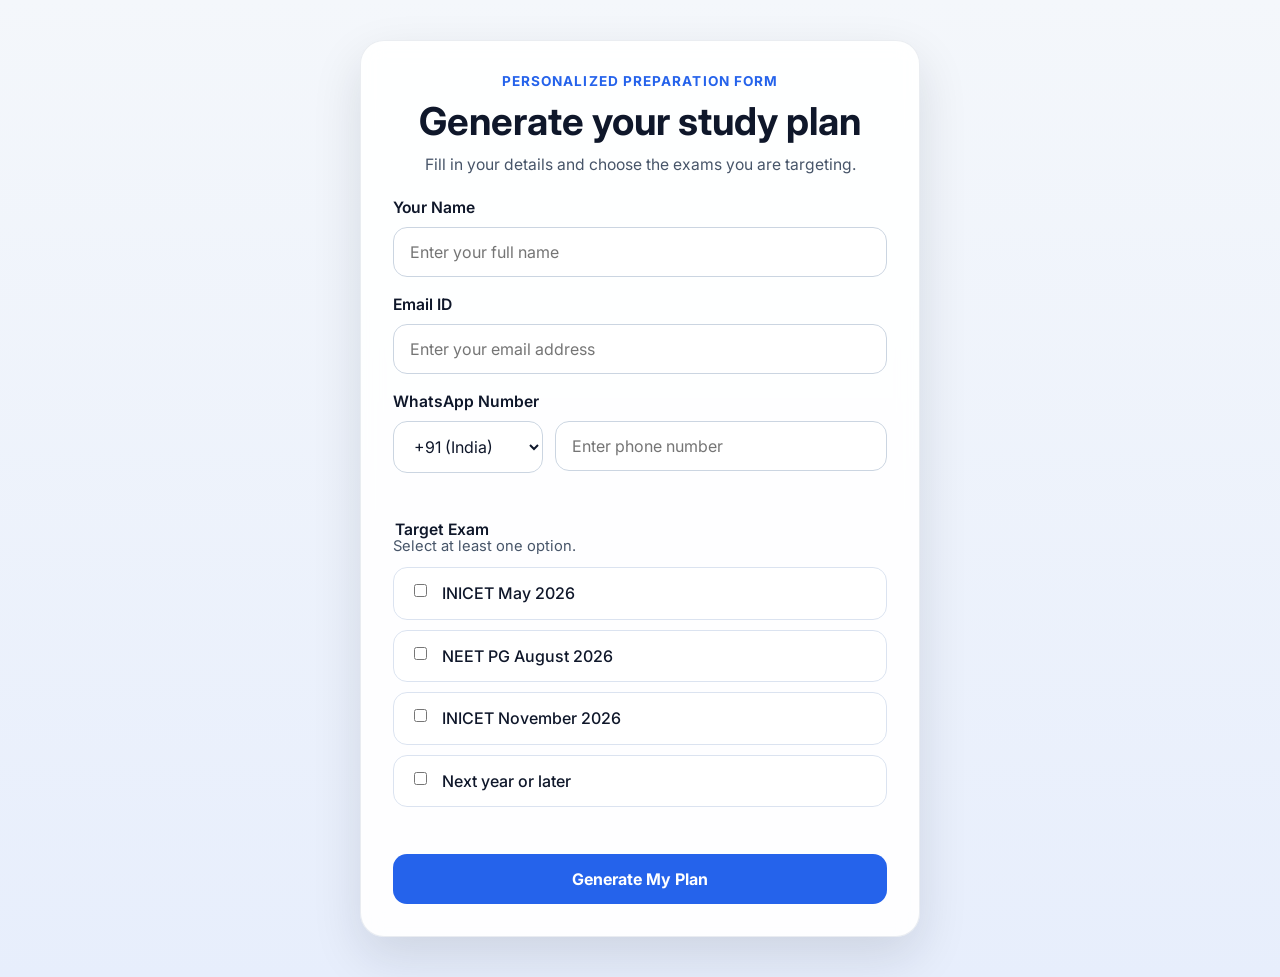
<file: index.html>
<!DOCTYPE html>
<html lang="en">
  <head>
    <meta charset="UTF-8" />
    <meta name="viewport" content="width=device-width, initial-scale=1.0" />
    <title>Study Journey</title>
    <link rel="preconnect" href="https://fonts.googleapis.com" />
    <link rel="preconnect" href="https://fonts.gstatic.com" crossorigin />
    <link
      href="https://fonts.googleapis.com/css2?family=Inter:wght@400;500;600;700&display=swap"
      rel="stylesheet"
    />
    <link rel="stylesheet" href="styles.css" />
  </head>
  <body>
    <main class="page">
      <section class="card">
        <div class="card__header">
          <p class="eyebrow">Personalized Preparation Form</p>
          <h1>Generate your study plan</h1>
          <p class="subtitle">
            Fill in your details and choose the exams you are targeting.
          </p>
        </div>

        <form id="plan-form" class="form" novalidate>
          <label class="field">
            <span>Your Name</span>
            <input
              type="text"
              name="name"
              placeholder="Enter your full name"
              required
            />
          </label>

          <label class="field">
            <span>Email ID</span>
            <input
              type="email"
              name="email"
              placeholder="Enter your email address"
            />
          </label>

          <div class="field">
            <span>WhatsApp Number</span>
            <div class="phone-group">
              <label class="phone-group__code" for="countryCode">
                <span class="sr-only">Country code</span>
                <select id="countryCode" name="countryCode" aria-label="Country code">
                  <option value="+91" selected>+91 (India)</option>
                  <option value="+1">+1 (USA)</option>
                  <option value="+44">+44 (UK)</option>
                  <option value="+61">+61 (Australia)</option>
                </select>
              </label>

              <label class="phone-group__number" for="whatsappNumber">
                <span class="sr-only">Phone number</span>
                <input
                  id="whatsappNumber"
                  type="tel"
                  name="whatsapp"
                  placeholder="Enter phone number"
                  inputmode="numeric"
                  maxlength="10"
                  required
                />
              </label>
            </div>
            <input id="fullWhatsappNumber" type="hidden" name="fullWhatsappNumber" />
            <p id="whatsapp-error" class="error" aria-live="polite"></p>
          </div>

          <fieldset class="field-group">
            <legend>Target Exam</legend>
            <p class="helper">Select at least one option.</p>

            <label class="checkbox">
              <input type="checkbox" name="targetExam" value="inicet_may" />
              <span>INICET May 2026</span>
            </label>

            <label class="checkbox">
              <input
                type="checkbox"
                name="targetExam"
                value="neet_pg"
              />
              <span>NEET PG August 2026</span>
            </label>

            <label class="checkbox">
              <input
                type="checkbox"
                name="targetExam"
                value="inicet_nov"
              />
              <span>INICET November 2026</span>
            </label>

            <label class="checkbox">
              <input
                type="checkbox"
                name="targetExam"
                value="next_year"
              />
              <span>Next year or later</span>
            </label>

            <p id="exam-error" class="error" aria-live="polite"></p>
          </fieldset>

          <button type="submit" class="button">Generate My Plan</button>
        </form>
      </section>
    </main>

    <script src="script.js"></script>
  </body>
</html>
</file>
<file: styles.css>
:root {
  color-scheme: light;
  --bg-start: #f4f7fb;
  --bg-end: #e7eefc;
  --surface: rgba(255, 255, 255, 0.92);
  --surface-border: rgba(148, 163, 184, 0.2);
  --text-main: #0f172a;
  --text-muted: #475569;
  --accent: #2563eb;
  --accent-hover: #1d4ed8;
  --error: #b91c1c;
  --success: #166534;
  --shadow: 0 20px 50px rgba(15, 23, 42, 0.12);
  font-family: "Inter", system-ui, -apple-system, BlinkMacSystemFont, "Segoe UI",
    sans-serif;
}

* {
  box-sizing: border-box;
}

body {
  margin: 0;
  min-height: 100vh;
  background: linear-gradient(180deg, var(--bg-start), var(--bg-end));
  color: var(--text-main);
}

.page {
  min-height: 100vh;
  display: grid;
  place-items: center;
  padding: 24px 16px;
}

.card {
  width: min(100%, 560px);
  background: var(--surface);
  border: 1px solid var(--surface-border);
  border-radius: 24px;
  box-shadow: var(--shadow);
  padding: 24px;
  backdrop-filter: blur(10px);
}

.card__header {
  text-align: center;
  margin-bottom: 24px;
}

.eyebrow {
  margin: 0 0 10px;
  color: var(--accent);
  font-size: 0.85rem;
  font-weight: 700;
  text-transform: uppercase;
  letter-spacing: 0.08em;
}

h1 {
  margin: 0;
  font-size: clamp(1.8rem, 4vw, 2.4rem);
  line-height: 1.15;
}

.subtitle {
  margin: 12px 0 0;
  color: var(--text-muted);
  font-size: 0.98rem;
}

.form {
  display: grid;
  gap: 18px;
}

.field,
.field-group {
  display: grid;
  gap: 10px;
}

.field span,
.field-group legend {
  font-weight: 600;
  font-size: 0.98rem;
}

.field-group {
  margin: 0;
  padding: 0;
  border: 0;
}

.helper {
  margin: -2px 0 2px;
  color: var(--text-muted);
  font-size: 0.92rem;
}

input[type="text"],
input[type="email"],
input[type="tel"],
input[type="month"],
select {
  width: 100%;
  border: 1px solid #cbd5e1;
  border-radius: 14px;
  padding: 14px 16px;
  font: inherit;
  color: var(--text-main);
  background: #fff;
  transition: border-color 0.2s ease, box-shadow 0.2s ease;
}

input[type="text"]:focus,
input[type="email"]:focus,
input[type="tel"]:focus,
input[type="month"]:focus,
select:focus {
  outline: none;
  border-color: var(--accent);
  box-shadow: 0 0 0 4px rgba(37, 99, 235, 0.12);
}

.phone-group {
  display: grid;
  grid-template-columns: 150px minmax(0, 1fr);
  gap: 12px;
}

.phone-group__code,
.phone-group__number {
  display: block;
}

.sr-only {
  position: absolute;
  width: 1px;
  height: 1px;
  padding: 0;
  margin: -1px;
  overflow: hidden;
  clip: rect(0, 0, 0, 0);
  white-space: nowrap;
  border: 0;
}

.checkbox {
  display: flex;
  align-items: flex-start;
  gap: 12px;
  border: 1px solid #dbe3f0;
  border-radius: 14px;
  padding: 14px 16px;
  background: rgba(255, 255, 255, 0.75);
}

.checkbox input {
  margin-top: 2px;
  accent-color: var(--accent);
}

.checkbox span {
  font-weight: 500;
  line-height: 1.4;
}

.button {
  width: 100%;
  border: 0;
  border-radius: 14px;
  padding: 15px 18px;
  background: var(--accent);
  color: #fff;
  font: inherit;
  font-weight: 700;
  cursor: pointer;
  transition: background-color 0.2s ease, transform 0.2s ease;
}

.button:hover {
  background: var(--accent-hover);
}

.button:active {
  transform: translateY(1px);
}

.error,
.success {
  min-height: 1.2rem;
  margin: 0;
  font-size: 0.92rem;
}

.error {
  color: var(--error);
}

.success {
  color: var(--success);
  text-align: center;
}

.result-card {
  display: grid;
  gap: 14px;
  padding: 22px;
  border: 1px solid #dbe3f0;
  border-radius: 20px;
  background: rgba(255, 255, 255, 0.88);
}

.result-stack {
  display: grid;
  gap: 16px;
}

.result-card h2,
.result-card h3 {
  margin: 0;
  font-size: 1.2rem;
}

.result-card ul {
  margin: 0;
  padding-left: 20px;
  color: var(--text-muted);
  line-height: 1.6;
}

.result-card li + li {
  margin-top: 8px;
}

.empty-state {
  text-align: center;
  color: var(--text-muted);
  padding: 12px 0;
}

.back-link {
  display: inline-flex;
  justify-content: center;
  align-items: center;
  width: 100%;
  border: 1px solid #cbd5e1;
  border-radius: 14px;
  padding: 14px 18px;
  background: #fff;
  color: var(--text-main);
  text-decoration: none;
  font-weight: 600;
  transition: border-color 0.2s ease, box-shadow 0.2s ease;
}

.back-link:hover {
  border-color: var(--accent);
  box-shadow: 0 0 0 4px rgba(37, 99, 235, 0.08);
}

.result-page-card {
  width: min(100%, 1120px);
}

.result-toolbar {
  display: flex;
  justify-content: center;
  margin-bottom: 20px;
}

.result-toolbar__field {
  width: min(100%, 260px);
}

.result-actions {
  display: grid;
  gap: 10px;
  margin-top: 20px;
  margin-bottom: 20px;
}

.result-stack {
  display: grid;
  gap: 20px;
}

.timeline-section {
  display: grid;
  gap: 18px;
  padding: 22px;
  border: 1px solid #dbe3f0;
  border-radius: 22px;
  background: rgba(255, 255, 255, 0.88);
}

.timeline-section__header {
  display: grid;
  gap: 8px;
}

.timeline-section__header h2 {
  margin: 0;
  font-size: 1.35rem;
}

.timeline-section__meta,
.timeline-note {
  margin: 0;
  color: var(--text-muted);
  font-size: 0.94rem;
  line-height: 1.5;
}

.timeline-scroll {
  overflow-x: auto;
  padding-bottom: 6px;
}

.timeline-board {
  --label-width: 112px;
  --month-width: 92px;
  --row-height: 58px;
  display: grid;
  gap: 12px;
  min-width: fit-content;
}

.timeline-axis,
.timeline-row {
  display: grid;
  grid-template-columns: var(--label-width) auto;
  gap: 12px;
  align-items: center;
}

.timeline-axis-label,
.timeline-row-label {
  font-weight: 600;
  color: var(--text-main);
}

.timeline-axis-months {
  display: grid;
  grid-template-columns: repeat(var(--month-count), var(--month-width));
  width: calc(var(--month-count) * var(--month-width));
}

.timeline-month {
  padding: 8px 6px 0;
  border-top: 1px solid #dbe3f0;
  color: var(--text-muted);
  font-size: 0.82rem;
  text-align: center;
}

.timeline-track {
  position: relative;
  width: calc(var(--month-count) * var(--month-width));
  height: var(--row-height);
  border: 1px solid #dbe3f0;
  border-radius: 18px;
  background-color: #f8fafc;
  background-image: linear-gradient(to right, #e2e8f0 1px, transparent 1px);
  background-size: var(--month-width) 100%;
  overflow: hidden;
}

.timeline-exam-line {
  position: absolute;
  top: 0;
  height: 100%;
  width: 2px;
  z-index: 4;
  pointer-events: auto;
}

.timeline-exam-line--confirmed {
  background: #dc2626;
}

.timeline-exam-line--tentative {
  background: repeating-linear-gradient(
    to bottom,
    #dc2626 0 6px,
    transparent 6px 10px
  );
}

.timeline-exam-label {
  position: absolute;
  top: 6px;
  left: 8px;
  display: inline-block;
  padding: 3px 8px;
  border-radius: 999px;
  background: rgba(255, 255, 255, 0.95);
  color: #b91c1c;
  font-size: 0.72rem;
  font-weight: 700;
  white-space: nowrap;
  box-shadow: 0 4px 12px rgba(15, 23, 42, 0.08);
}

.timeline-bar {
  position: absolute;
  top: 8px;
  height: calc(var(--row-height) - 16px);
  border-radius: 12px;
  display: flex;
  align-items: center;
  justify-content: center;
  padding: 0 18px;
  color: #fff;
  font-size: 0.84rem;
  font-weight: 600;
  white-space: nowrap;
  overflow: hidden;
  cursor: grab;
  user-select: none;
  touch-action: none;
  z-index: 2;
}

.timeline-bar:active {
  cursor: grabbing;
}

.is-dragging .timeline-bar {
  cursor: grabbing;
}

.timeline-bar__label {
  pointer-events: none;
}

.timeline-resize-handle {
  position: absolute;
  top: 0;
  width: 14px;
  height: 100%;
  cursor: ew-resize;
}

.timeline-resize-handle--left {
  left: 0;
}

.timeline-resize-handle--right {
  right: 0;
}

.timeline-bar--live360 {
  background: linear-gradient(135deg, #0f766e, #14b8a6);
}

.timeline-bar--tnd {
  background: linear-gradient(135deg, #2563eb, #3b82f6);
}

.timeline-bar--oneshot {
  background: linear-gradient(135deg, #7c3aed, #a855f7);
}

.timeline-bar--revision {
  background: linear-gradient(135deg, #ea580c, #f97316);
}

.timeline-controls {
  display: grid;
  gap: 12px;
}

.timeline-control {
  display: grid;
  gap: 12px;
  padding: 16px;
  border: 1px solid #e2e8f0;
  border-radius: 18px;
  background: #fff;
}

.timeline-control__header {
  display: flex;
  align-items: center;
  justify-content: space-between;
  gap: 12px;
  flex-wrap: wrap;
}

.timeline-control__title {
  margin: 0;
  font-size: 1rem;
}

.timeline-control__meta {
  color: var(--text-muted);
  font-size: 0.88rem;
}

.timeline-slider {
  width: 100%;
  accent-color: var(--accent);
}

.timeline-control__grid {
  display: grid;
  grid-template-columns: repeat(2, minmax(0, 1fr));
  gap: 12px;
}

.timeline-field {
  display: grid;
  gap: 6px;
}

.timeline-field span {
  font-size: 0.86rem;
  font-weight: 600;
  color: var(--text-muted);
}

.timeline-legend {
  display: flex;
  gap: 10px;
  flex-wrap: wrap;
}

.timeline-legend__item {
  display: inline-flex;
  align-items: center;
  gap: 8px;
  color: var(--text-muted);
  font-size: 0.86rem;
}

.timeline-legend__swatch {
  width: 12px;
  height: 12px;
  border-radius: 999px;
}

.timeline-legend__swatch--live360 {
  background: #14b8a6;
}

.timeline-legend__swatch--tnd {
  background: #3b82f6;
}

.timeline-legend__swatch--oneshot {
  background: #a855f7;
}

.timeline-legend__swatch--revision {
  background: #f97316;
}

@media (min-width: 768px) {
  .page {
    padding: 40px 24px;
  }

  .card {
    padding: 32px;
  }
}

@media (max-width: 640px) {
  .phone-group {
    grid-template-columns: 1fr;
  }

  .timeline-control__grid {
    grid-template-columns: 1fr;
  }
}
</file>
